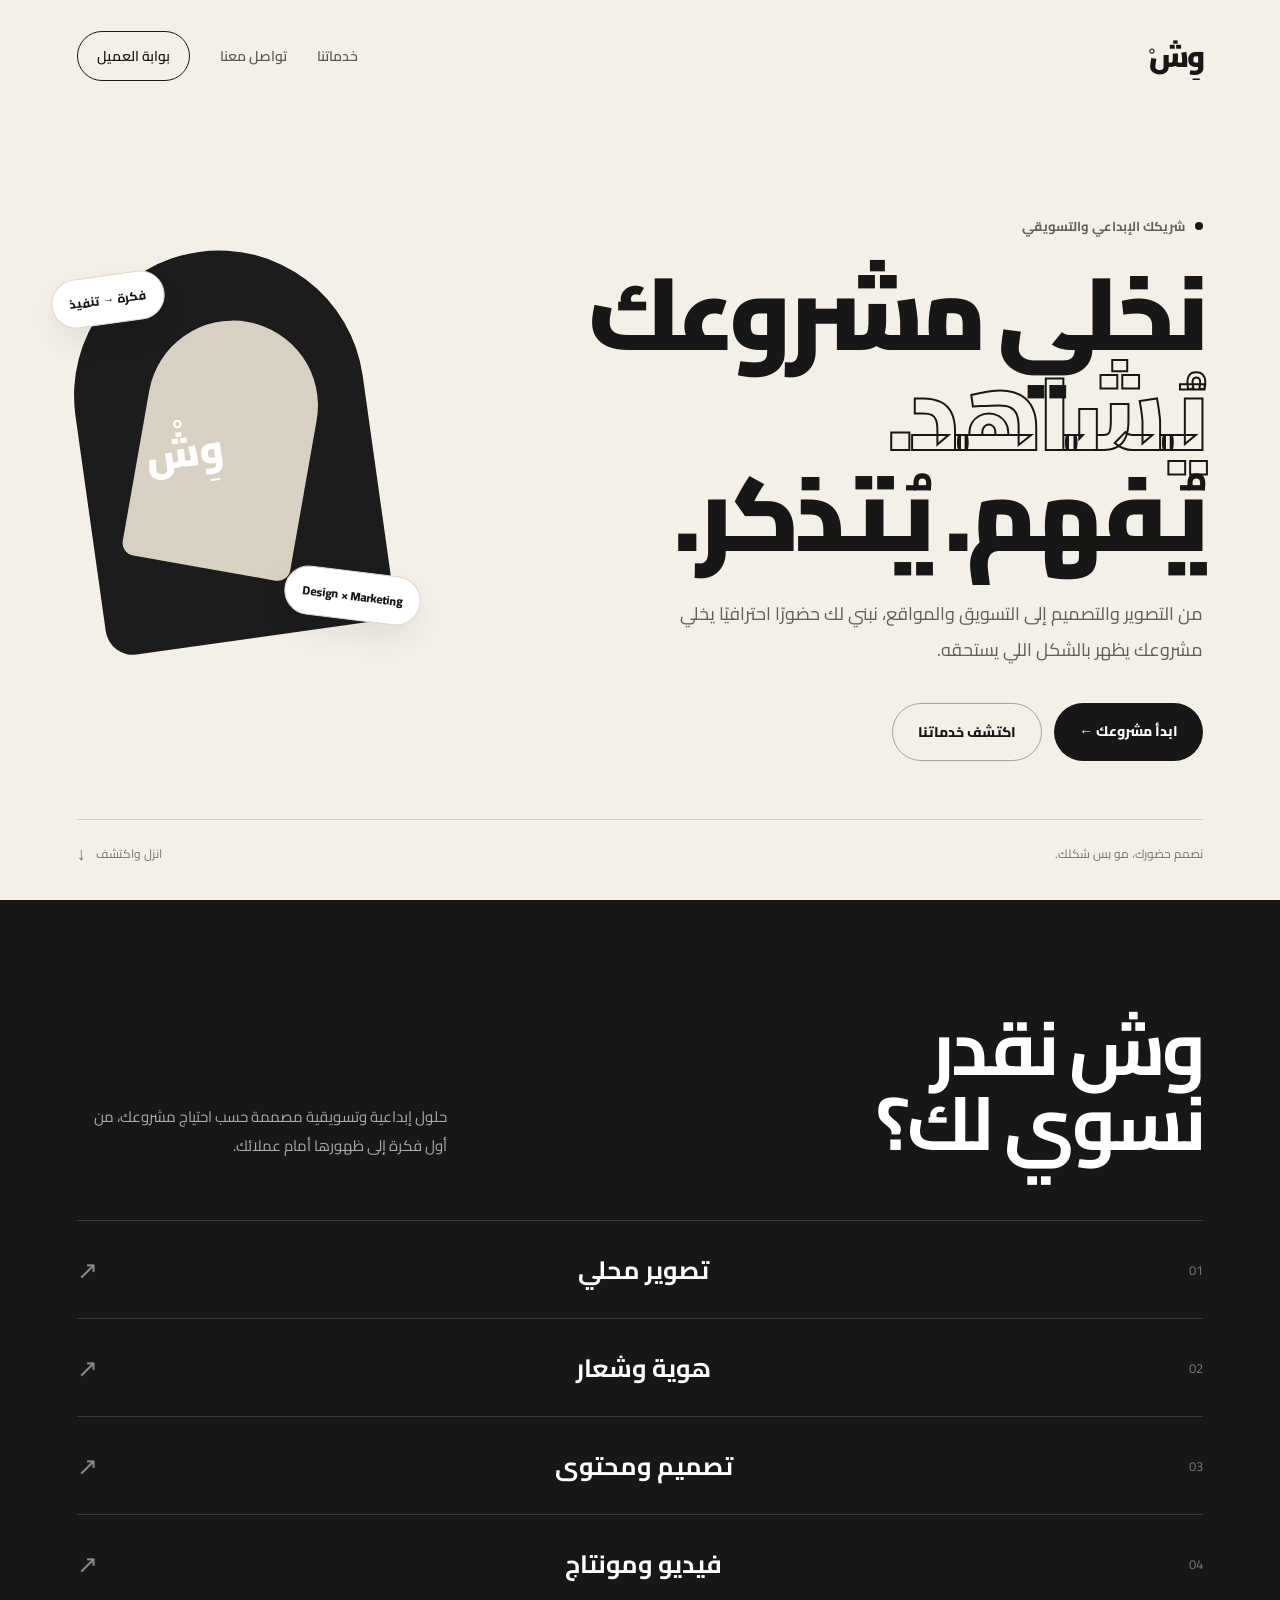
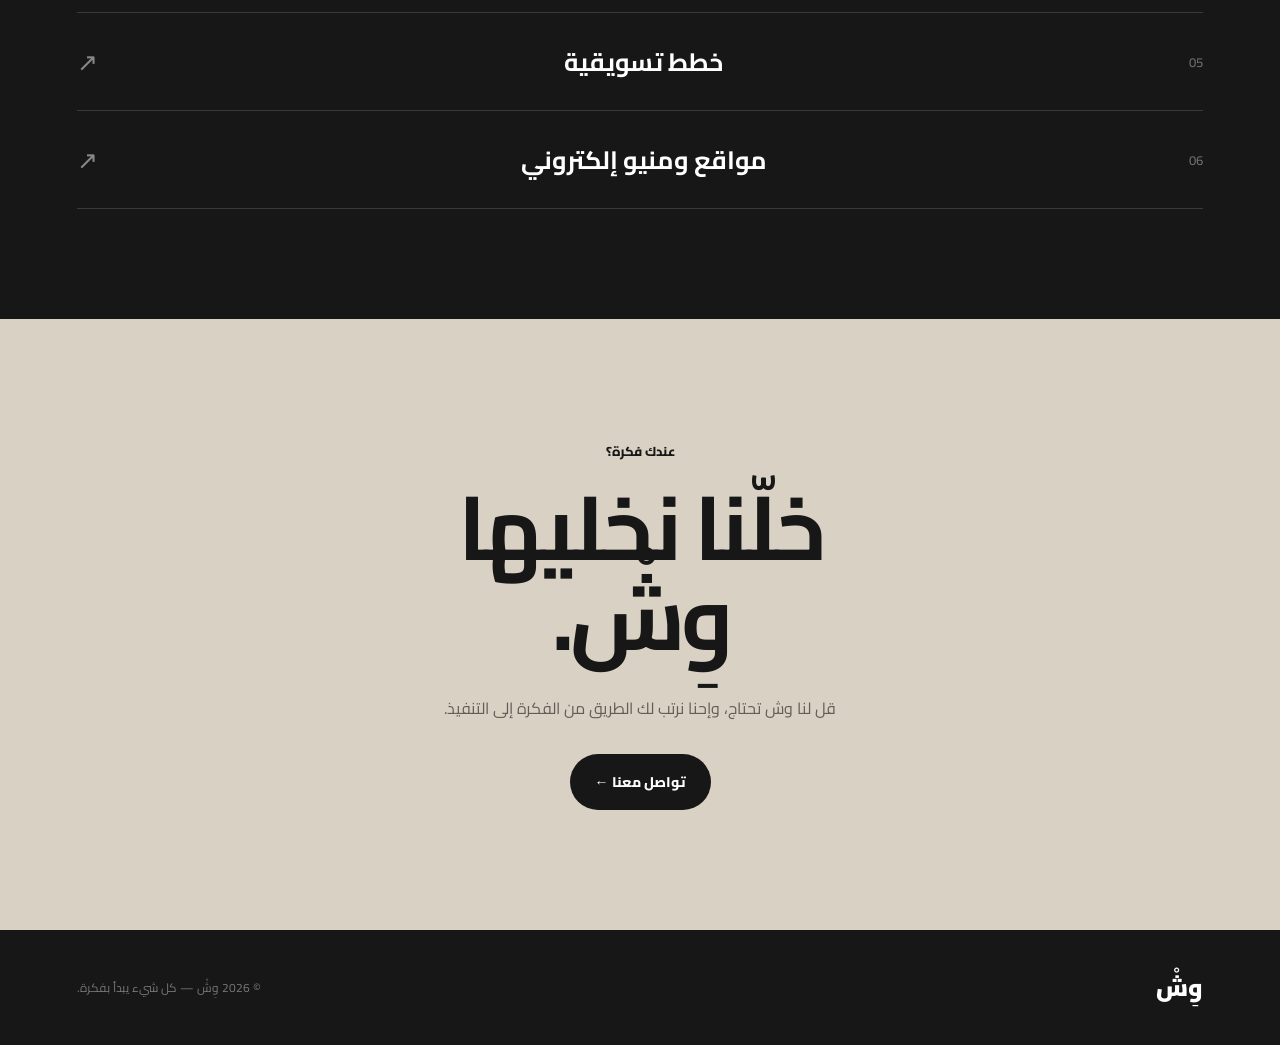
<file: index.html>
<!DOCTYPE html>
<html lang="ar" dir="rtl">
<head>
  <meta charset="UTF-8">
  <meta name="viewport" content="width=device-width, initial-scale=1.0">

  <title>وِشْ — نخلي مشروعك يُشاهد ويُتذكر</title>

  <style>
    @import url('https://fonts.googleapis.com/css2?family=Cairo:wght@400;500;600;700;800;900&display=swap');

    * {
      margin: 0;
      padding: 0;
      box-sizing: border-box;
    }

    html {
      scroll-behavior: smooth;
    }

    body {
      font-family: "Cairo", sans-serif;
      background: #f4f0e8;
      color: #171717;
      overflow-x: hidden;
    }

    /* ---------- HEADER ---------- */

    header {
      position: absolute;
      top: 0;
      right: 0;
      width: 100%;
      padding: 28px 6%;
      display: flex;
      align-items: center;
      justify-content: space-between;
      z-index: 10;
    }

    .logo {
      font-size: 30px;
      font-weight: 900;
      letter-spacing: -2px;
    }

    .logo span {
      font-weight: 400;
    }

    nav {
      display: flex;
      align-items: center;
      gap: 30px;
    }

    nav a {
      color: #171717;
      text-decoration: none;
      font-size: 14px;
      font-weight: 600;
      opacity: .7;
      transition: .25s;
    }

    nav a:hover {
      opacity: 1;
    }

    .client-login {
      padding: 11px 19px;
      border: 1px solid #171717;
      border-radius: 100px;
      opacity: 1;
    }

    /* ---------- HERO ---------- */

    .hero {
      min-height: 100vh;
      padding: 150px 6% 80px;
      position: relative;
      display: flex;
      align-items: center;
      overflow: hidden;
    }

    .hero-content {
      width: 62%;
      position: relative;
      z-index: 2;
    }

    .eyebrow {
      display: inline-flex;
      align-items: center;
      gap: 10px;
      font-size: 13px;
      font-weight: 700;
      margin-bottom: 25px;
      color: #666056;
    }

    .eyebrow::before {
      content: "";
      width: 8px;
      height: 8px;
      background: #171717;
      border-radius: 50%;
    }

    h1 {
      font-size: clamp(58px, 8vw, 115px);
      line-height: .98;
      letter-spacing: -6px;
      font-weight: 900;
      max-width: 950px;
    }

    h1 .outline {
      color: transparent;
      -webkit-text-stroke: 2px #171717;
    }

    .hero-description {
      margin-top: 32px;
      max-width: 560px;
      color: #625e57;
      font-size: 18px;
      line-height: 2;
    }

    .hero-buttons {
      display: flex;
      gap: 12px;
      margin-top: 35px;
      flex-wrap: wrap;
    }

    .button {
      text-decoration: none;
      padding: 15px 25px;
      border-radius: 100px;
      font-size: 14px;
      font-weight: 800;
      transition: .3s;
    }

    .button-dark {
      background: #171717;
      color: #fff;
    }

    .button-light {
      border: 1px solid #aaa49b;
      color: #171717;
    }

    .button:hover {
      transform: translateY(-4px);
    }

    /* ---------- HERO ART ---------- */

    .hero-art {
      position: absolute;
      left: 4%;
      top: 50%;
      transform: translateY(-50%);
      width: 370px;
      height: 480px;
    }

    .shape-main {
      position: absolute;
      width: 290px;
      height: 390px;
      left: 30px;
      top: 40px;
      background: #1c1c1c;
      border-radius: 160px 160px 30px 30px;
      transform: rotate(-8deg);
    }

    .shape-inner {
      position: absolute;
      width: 170px;
      height: 250px;
      left: 90px;
      top: 110px;
      background: #d8d0c3;
      border-radius: 100px 100px 15px 15px;
      transform: rotate(10deg);
    }

    .shape-text {
      position: absolute;
      left: 95px;
      top: 205px;
      color: #fff;
      font-size: 40px;
      font-weight: 900;
      transform: rotate(-8deg);
      z-index: 3;
    }

    .floating {
      position: absolute;
      padding: 12px 17px;
      background: #fff;
      border: 1px solid #ddd7ce;
      border-radius: 100px;
      font-size: 12px;
      font-weight: 800;
      box-shadow: 0 15px 35px rgba(0,0,0,.07);
    }

    .floating.one {
      top: 65px;
      left: 0;
      transform: rotate(-8deg);
    }

    .floating.two {
      bottom: 70px;
      right: 0;
      transform: rotate(7deg);
    }

    /* ---------- BOTTOM ---------- */

    .hero-bottom {
      position: absolute;
      bottom: 30px;
      right: 6%;
      left: 6%;
      display: flex;
      justify-content: space-between;
      align-items: center;
      border-top: 1px solid #d5cec4;
      padding-top: 17px;
      color: #777168;
      font-size: 12px;
    }

    .scroll {
      display: flex;
      align-items: center;
      gap: 10px;
    }

    .arrow {
      font-size: 18px;
    }

    /* ---------- SERVICES PREVIEW ---------- */

    .services-preview {
      background: #171717;
      color: #fff;
      padding: 110px 6%;
    }

    .services-top {
      display: flex;
      justify-content: space-between;
      gap: 30px;
      align-items: end;
      margin-bottom: 60px;
    }

    .services-top h2 {
      font-size: clamp(42px, 6vw, 75px);
      line-height: 1;
      letter-spacing: -3px;
    }

    .services-top p {
      max-width: 370px;
      color: #aaa;
      line-height: 1.9;
      font-size: 15px;
    }

    .service-list {
      border-top: 1px solid #393939;
    }

    .service {
      display: flex;
      align-items: center;
      justify-content: space-between;
      padding: 25px 0;
      border-bottom: 1px solid #393939;
      transition: .3s;
    }

    .service:hover {
      padding-right: 15px;
    }

    .service-number {
      color: #777;
      font-size: 13px;
    }

    .service-name {
      font-size: 25px;
      font-weight: 700;
    }

    .service-arrow {
      font-size: 25px;
      color: #888;
    }

    /* ---------- CTA ---------- */

    .cta {
      padding: 120px 6%;
      text-align: center;
      background: #d9d1c4;
    }

    .cta-small {
      font-size: 13px;
      font-weight: 800;
      margin-bottom: 20px;
    }

    .cta h2 {
      font-size: clamp(45px, 7vw, 90px);
      line-height: 1;
      letter-spacing: -4px;
      margin-bottom: 30px;
    }

    .cta p {
      color: #625e57;
      margin: auto;
      max-width: 500px;
      line-height: 2;
    }

    .cta .button {
      display: inline-block;
      margin-top: 30px;
    }

    /* ---------- FOOTER ---------- */

    footer {
      background: #171717;
      color: #fff;
      padding: 35px 6%;
      display: flex;
      justify-content: space-between;
      align-items: center;
      font-size: 12px;
    }

    footer .footer-logo {
      font-size: 24px;
      font-weight: 900;
    }

    footer span {
      color: #777;
    }

    /* ---------- MOBILE ---------- */

    @media (max-width: 850px) {

      header {
        padding: 22px 5%;
      }

      nav a:not(.client-login) {
        display: none;
      }

      .hero {
        padding: 130px 5% 100px;
        min-height: auto;
      }

      .hero-content {
        width: 100%;
      }

      h1 {
        font-size: clamp(55px, 16vw, 85px);
        letter-spacing: -4px;
      }

      .hero-description {
        font-size: 16px;
      }

      .hero-art {
        position: relative;
        left: auto;
        top: auto;
        transform: none;
        width: 100%;
        height: 300px;
        margin-top: 60px;
      }

      .shape-main {
        width: 190px;
        height: 260px;
        left: 50%;
        transform: translateX(-50%) rotate(-8deg);
      }

      .shape-inner {
        width: 110px;
        height: 165px;
        left: calc(50% - 55px);
        top: 75px;
      }

      .shape-text {
        left: calc(50% - 38px);
        top: 135px;
        font-size: 27px;
      }

      .floating.one {
        left: 15%;
        top: 20px;
      }

      .floating.two {
        right: 10%;
        bottom: 15px;
      }

      .hero-bottom {
        display: none;
      }

      .services-preview,
      .cta {
        padding: 80px 5%;
      }

      .services-top {
        display: block;
      }

      .services-top p {
        margin-top: 25px;
      }

      .service-name {
        font-size: 19px;
      }

      footer {
        padding: 30px 5%;
      }
    }
  </style>
</head>

<body>

  <header>

    <div class="logo">
      وِش<span>ْ</span>
    </div>

    <nav>
      <a href="#services">خدماتنا</a>
      <a href="#contact">تواصل معنا</a>
      <a href="#" class="client-login">بوابة العميل</a>
    </nav>

  </header>


  <main>

    <section class="hero">

      <div class="hero-content">

        <div class="eyebrow">
          شريكك الإبداعي والتسويقي
        </div>

        <h1>
          نخلي مشروعك
          <br>
          <span class="outline">يُشاهد.</span>
          <br>
          يُفهم. يُتذكر.
        </h1>

        <p class="hero-description">
          من التصوير والتصميم إلى التسويق والمواقع،
          نبني لك حضورًا احترافيًا يخلي مشروعك يظهر بالشكل اللي يستحقه.
        </p>

        <div class="hero-buttons">

          <a href="#contact" class="button button-dark">
            ابدأ مشروعك ←
          </a>

          <a href="#services" class="button button-light">
            اكتشف خدماتنا
          </a>

        </div>

      </div>


      <div class="hero-art">

        <div class="shape-main"></div>

        <div class="shape-inner"></div>

        <div class="shape-text">
          وِشْ
        </div>

        <div class="floating one">
          فكرة → تنفيذ
        </div>

        <div class="floating two">
          Design × Marketing
        </div>

      </div>


      <div class="hero-bottom">

        <div>
          نصمم حضورك، مو بس شكلك.
        </div>

        <div class="scroll">
          انزل واكتشف
          <span class="arrow">↓</span>
        </div>

      </div>

    </section>


    <section class="services-preview" id="services">

      <div class="services-top">

        <h2>
          وش نقدر<br>
          نسوي لك؟
        </h2>

        <p>
          حلول إبداعية وتسويقية مصممة حسب احتياج مشروعك،
          من أول فكرة إلى ظهورها أمام عملائك.
        </p>

      </div>


      <div class="service-list">

        <div class="service">
          <span class="service-number">01</span>
          <span class="service-name">تصوير محلي</span>
          <span class="service-arrow">↗</span>
        </div>

        <div class="service">
          <span class="service-number">02</span>
          <span class="service-name">هوية وشعار</span>
          <span class="service-arrow">↗</span>
        </div>

        <div class="service">
          <span class="service-number">03</span>
          <span class="service-name">تصميم ومحتوى</span>
          <span class="service-arrow">↗</span>
        </div>

        <div class="service">
          <span class="service-number">04</span>
          <span class="service-name">فيديو ومونتاج</span>
          <span class="service-arrow">↗</span>
        </div>

        <div class="service">
          <span class="service-number">05</span>
          <span class="service-name">خطط تسويقية</span>
          <span class="service-arrow">↗</span>
        </div>

        <div class="service">
          <span class="service-number">06</span>
          <span class="service-name">مواقع ومنيو إلكتروني</span>
          <span class="service-arrow">↗</span>
        </div>

      </div>

    </section>


    <section class="cta" id="contact">

      <div class="cta-small">
        عندك فكرة؟
      </div>

      <h2>
        خلّنا نخليها<br>
        وِشْ.
      </h2>

      <p>
        قل لنا وش تحتاج، وإحنا نرتب لك الطريق من الفكرة إلى التنفيذ.
      </p>

      <a href="#" class="button button-dark">
        تواصل معنا ←
      </a>

    </section>

  </main>


  <footer>

    <div class="footer-logo">
      وِشْ
    </div>

    <span>
      © 2026 وِشْ — كل شيء يبدأ بفكرة.
    </span>

  </footer>

</body>
</html>
</file>
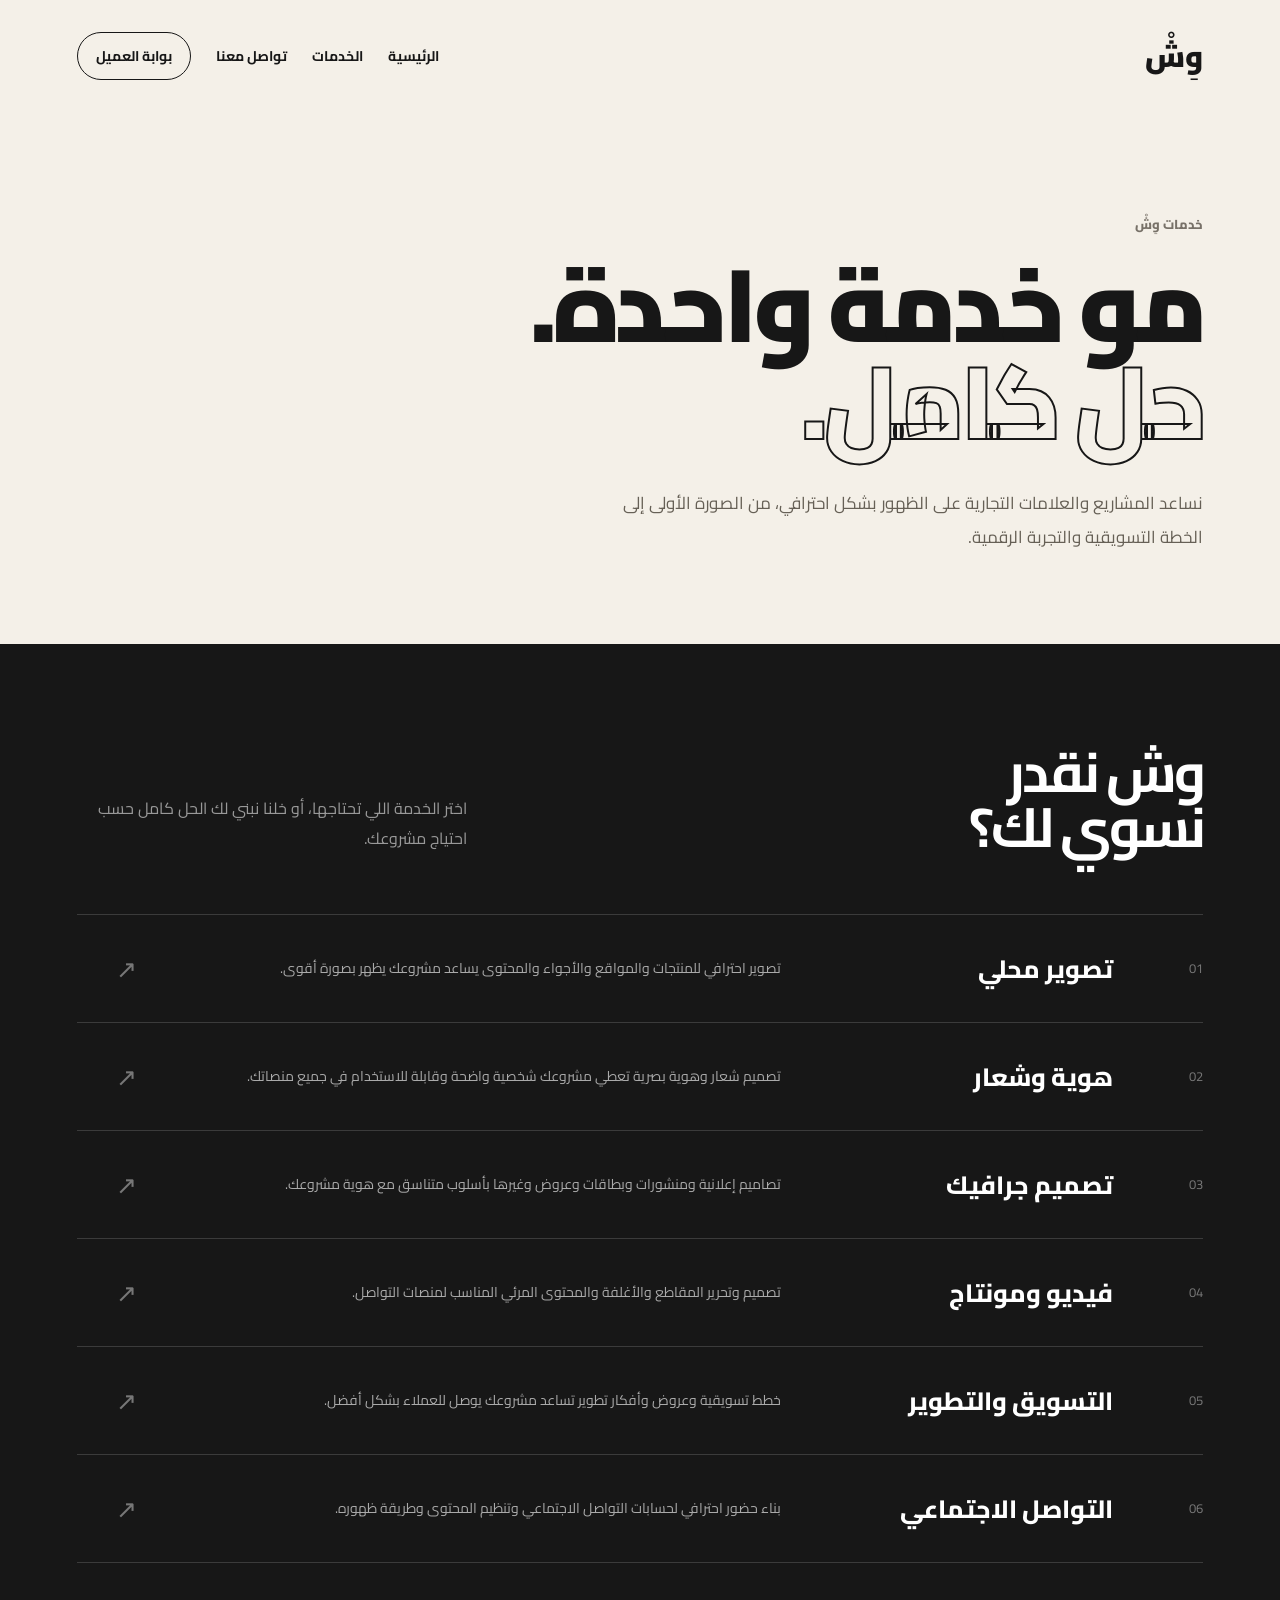
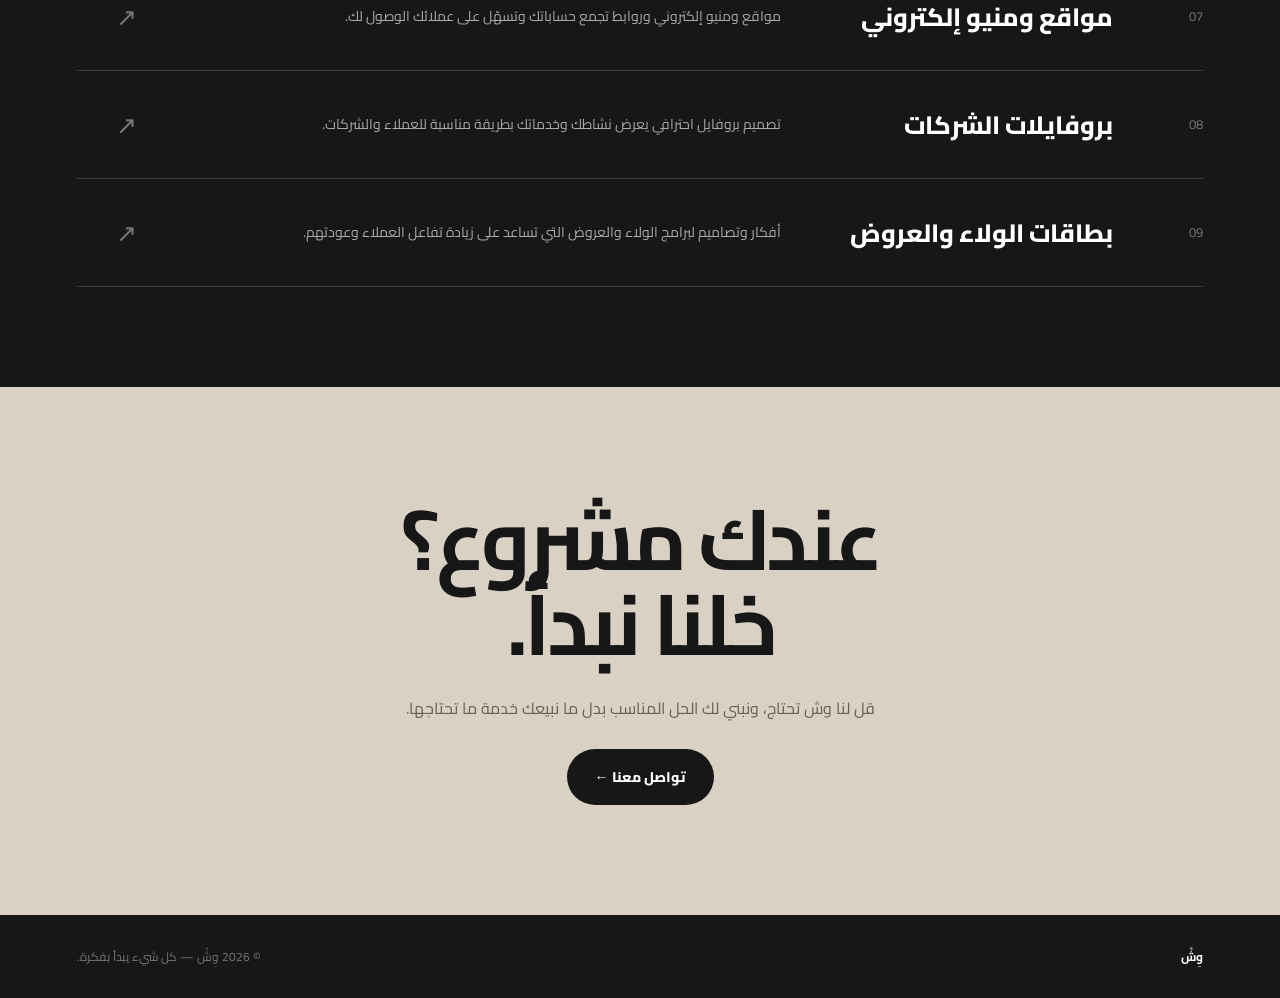
<file: services.html>
<!DOCTYPE html>
<html lang="ar" dir="rtl">
<head>
  <meta charset="UTF-8">
  <meta name="viewport" content="width=device-width, initial-scale=1.0">

  <title>خدمات وِشْ</title>

  <style>
    @import url('https://fonts.googleapis.com/css2?family=Cairo:wght@400;500;600;700;800;900&display=swap');

    * {
      margin: 0;
      padding: 0;
      box-sizing: border-box;
    }

    body {
      font-family: "Cairo", sans-serif;
      background: #f4f0e8;
      color: #171717;
    }

    header {
      padding: 28px 6%;
      display: flex;
      justify-content: space-between;
      align-items: center;
    }

    .logo {
      font-size: 30px;
      font-weight: 900;
    }

    nav {
      display: flex;
      gap: 25px;
      align-items: center;
    }

    nav a {
      text-decoration: none;
      color: #171717;
      font-size: 14px;
      font-weight: 700;
    }

    .client-login {
      border: 1px solid #171717;
      padding: 10px 18px;
      border-radius: 100px;
    }

    .hero {
      padding: 100px 6% 90px;
      max-width: 1200px;
    }

    .eyebrow {
      font-size: 13px;
      font-weight: 800;
      color: #777168;
      margin-bottom: 20px;
    }

    h1 {
      font-size: clamp(55px, 8vw, 110px);
      line-height: .95;
      letter-spacing: -5px;
      font-weight: 900;
    }

    .outline {
      color: transparent;
      -webkit-text-stroke: 2px #171717;
    }

    .intro {
      max-width: 600px;
      margin-top: 35px;
      color: #666056;
      font-size: 17px;
      line-height: 2;
    }

    .services {
      background: #171717;
      color: white;
      padding: 100px 6%;
    }

    .services-title {
      display: flex;
      justify-content: space-between;
      align-items: end;
      gap: 40px;
      margin-bottom: 60px;
    }

    .services-title h2 {
      font-size: 55px;
      line-height: 1;
      letter-spacing: -3px;
    }

    .services-title p {
      color: #999;
      max-width: 390px;
      line-height: 1.9;
    }

    .service-card {
      border-top: 1px solid #3b3b3b;
      padding: 30px 0;
      display: grid;
      grid-template-columns: 70px 1fr 2fr 60px;
      gap: 20px;
      align-items: center;
      transition: .3s;
    }

    .service-card:last-child {
      border-bottom: 1px solid #3b3b3b;
    }

    .service-card:hover {
      padding-right: 15px;
    }

    .number {
      color: #777;
      font-size: 13px;
    }

    .service-name {
      font-size: 25px;
      font-weight: 800;
    }

    .service-description {
      color: #aaa;
      font-size: 14px;
      line-height: 1.9;
    }

    .arrow {
      font-size: 25px;
      color: #777;
    }

    .bottom-cta {
      background: #d9d1c4;
      padding: 110px 6%;
      text-align: center;
    }

    .bottom-cta h2 {
      font-size: clamp(45px, 7vw, 85px);
      line-height: 1;
      letter-spacing: -4px;
    }

    .bottom-cta p {
      color: #666056;
      max-width: 500px;
      margin: 25px auto;
      line-height: 2;
    }

    .button {
      display: inline-block;
      background: #171717;
      color: white;
      text-decoration: none;
      padding: 15px 28px;
      border-radius: 100px;
      font-weight: 800;
      font-size: 14px;
    }

    footer {
      background: #171717;
      color: white;
      padding: 30px 6%;
      display: flex;
      justify-content: space-between;
      font-size: 12px;
    }

    footer span {
      color: #777;
    }

    @media (max-width: 800px) {

      nav a:not(.client-login) {
        display: none;
      }

      .hero {
        padding: 70px 5%;
      }

      .services {
        padding: 75px 5%;
      }

      .services-title {
        display: block;
      }

      .services-title p {
        margin-top: 25px;
      }

      .service-card {
        grid-template-columns: 40px 1fr 35px;
      }

      .service-description {
        grid-column: 2 / 4;
      }

      .service-name {
        font-size: 20px;
      }

      footer {
        padding: 25px 5%;
      }
    }
  </style>
</head>

<body>

  <header>

    <div class="logo">
      وِشْ
    </div>

    <nav>
      <a href="index.html">الرئيسية</a>
      <a href="services.html">الخدمات</a>
      <a href="#contact">تواصل معنا</a>
      <a href="#" class="client-login">بوابة العميل</a>
    </nav>

  </header>


  <section class="hero">

    <div class="eyebrow">
      خدمات وِشْ
    </div>

    <h1>
      مو خدمة واحدة.
      <br>
      <span class="outline">حل كامل.</span>
    </h1>

    <p class="intro">
      نساعد المشاريع والعلامات التجارية على الظهور بشكل احترافي،
      من الصورة الأولى إلى الخطة التسويقية والتجربة الرقمية.
    </p>

  </section>


  <section class="services">

    <div class="services-title">

      <h2>
        وش نقدر<br>
        نسوي لك؟
      </h2>

      <p>
        اختر الخدمة اللي تحتاجها، أو خلنا نبني لك الحل كامل حسب احتياج مشروعك.
      </p>

    </div>


    <div class="service-card">

      <div class="number">01</div>

      <div class="service-name">
        تصوير محلي
      </div>

      <div class="service-description">
        تصوير احترافي للمنتجات والمواقع والأجواء والمحتوى
        يساعد مشروعك يظهر بصورة أقوى.
      </div>

      <div class="arrow">↗</div>

    </div>


    <div class="service-card">

      <div class="number">02</div>

      <div class="service-name">
        هوية وشعار
      </div>

      <div class="service-description">
        تصميم شعار وهوية بصرية تعطي مشروعك شخصية واضحة
        وقابلة للاستخدام في جميع منصاتك.
      </div>

      <div class="arrow">↗</div>

    </div>


    <div class="service-card">

      <div class="number">03</div>

      <div class="service-name">
        تصميم جرافيك
      </div>

      <div class="service-description">
        تصاميم إعلانية ومنشورات وبطاقات وعروض وغيرها
        بأسلوب متناسق مع هوية مشروعك.
      </div>

      <div class="arrow">↗</div>

    </div>


    <div class="service-card">

      <div class="number">04</div>

      <div class="service-name">
        فيديو ومونتاج
      </div>

      <div class="service-description">
        تصميم وتحرير المقاطع والأغلفة والمحتوى المرئي
        المناسب لمنصات التواصل.
      </div>

      <div class="arrow">↗</div>

    </div>


    <div class="service-card">

      <div class="number">05</div>

      <div class="service-name">
        التسويق والتطوير
      </div>

      <div class="service-description">
        خطط تسويقية وعروض وأفكار تطوير تساعد مشروعك
        يوصل للعملاء بشكل أفضل.
      </div>

      <div class="arrow">↗</div>

    </div>


    <div class="service-card">

      <div class="number">06</div>

      <div class="service-name">
        التواصل الاجتماعي
      </div>

      <div class="service-description">
        بناء حضور احترافي لحسابات التواصل الاجتماعي
        وتنظيم المحتوى وطريقة ظهوره.
      </div>

      <div class="arrow">↗</div>

    </div>


    <div class="service-card">

      <div class="number">07</div>

      <div class="service-name">
        مواقع ومنيو إلكتروني
      </div>

      <div class="service-description">
        مواقع ومنيو إلكتروني وروابط تجمع حساباتك
        وتسهّل على عملائك الوصول لك.
      </div>

      <div class="arrow">↗</div>

    </div>


    <div class="service-card">

      <div class="number">08</div>

      <div class="service-name">
        بروفايلات الشركات
      </div>

      <div class="service-description">
        تصميم بروفايل احترافي يعرض نشاطك وخدماتك
        بطريقة مناسبة للعملاء والشركات.
      </div>

      <div class="arrow">↗</div>

    </div>


    <div class="service-card">

      <div class="number">09</div>

      <div class="service-name">
        بطاقات الولاء والعروض
      </div>

      <div class="service-description">
        أفكار وتصاميم لبرامج الولاء والعروض التي تساعد
        على زيادة تفاعل العملاء وعودتهم.
      </div>

      <div class="arrow">↗</div>

    </div>

  </section>


  <section class="bottom-cta" id="contact">

    <h2>
      عندك مشروع؟
      <br>
      خلنا نبدأ.
    </h2>

    <p>
      قل لنا وش تحتاج، ونبني لك الحل المناسب بدل ما نبيعك خدمة ما تحتاجها.
    </p>

    <a href="#" class="button">
      تواصل معنا ←
    </a>

  </section>


  <footer>

    <strong>وِشْ</strong>

    <span>
      © 2026 وِشْ — كل شيء يبدأ بفكرة.
    </span>

  </footer>

</body>
</html>
</file>
